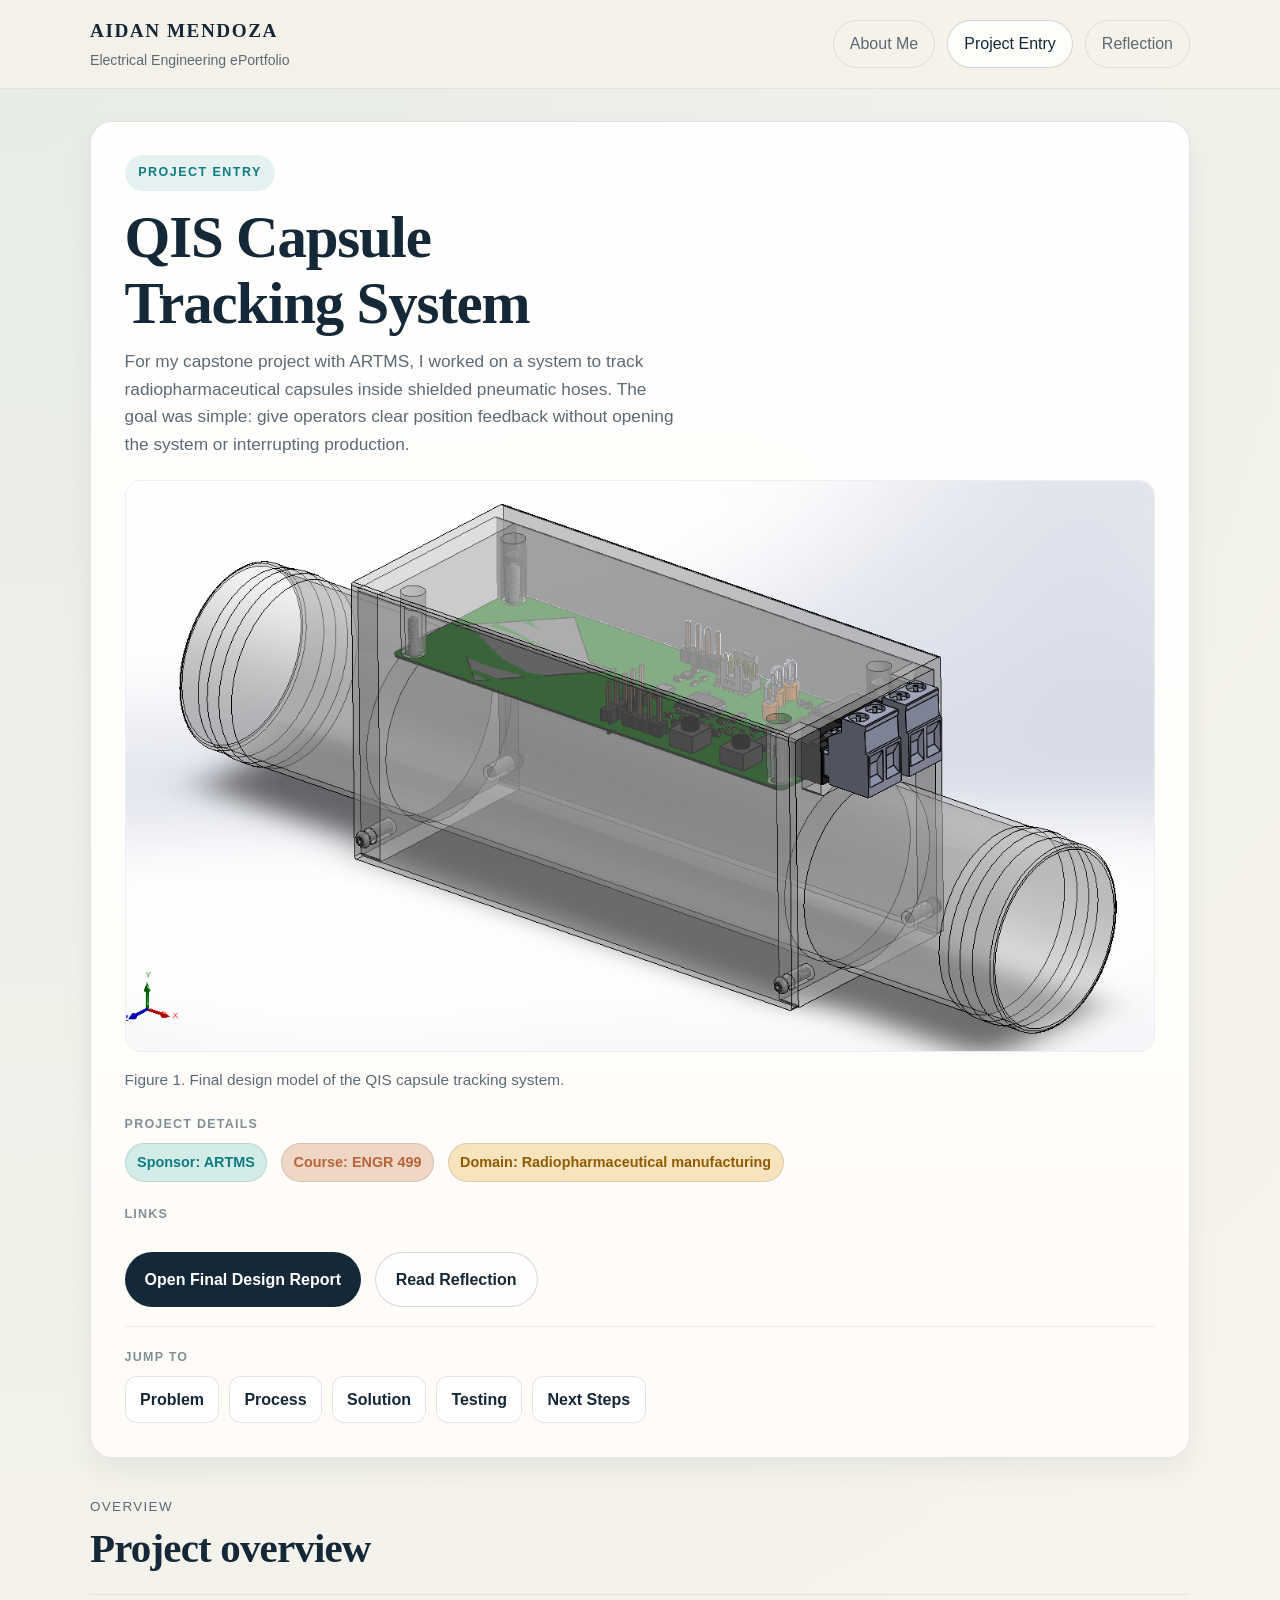
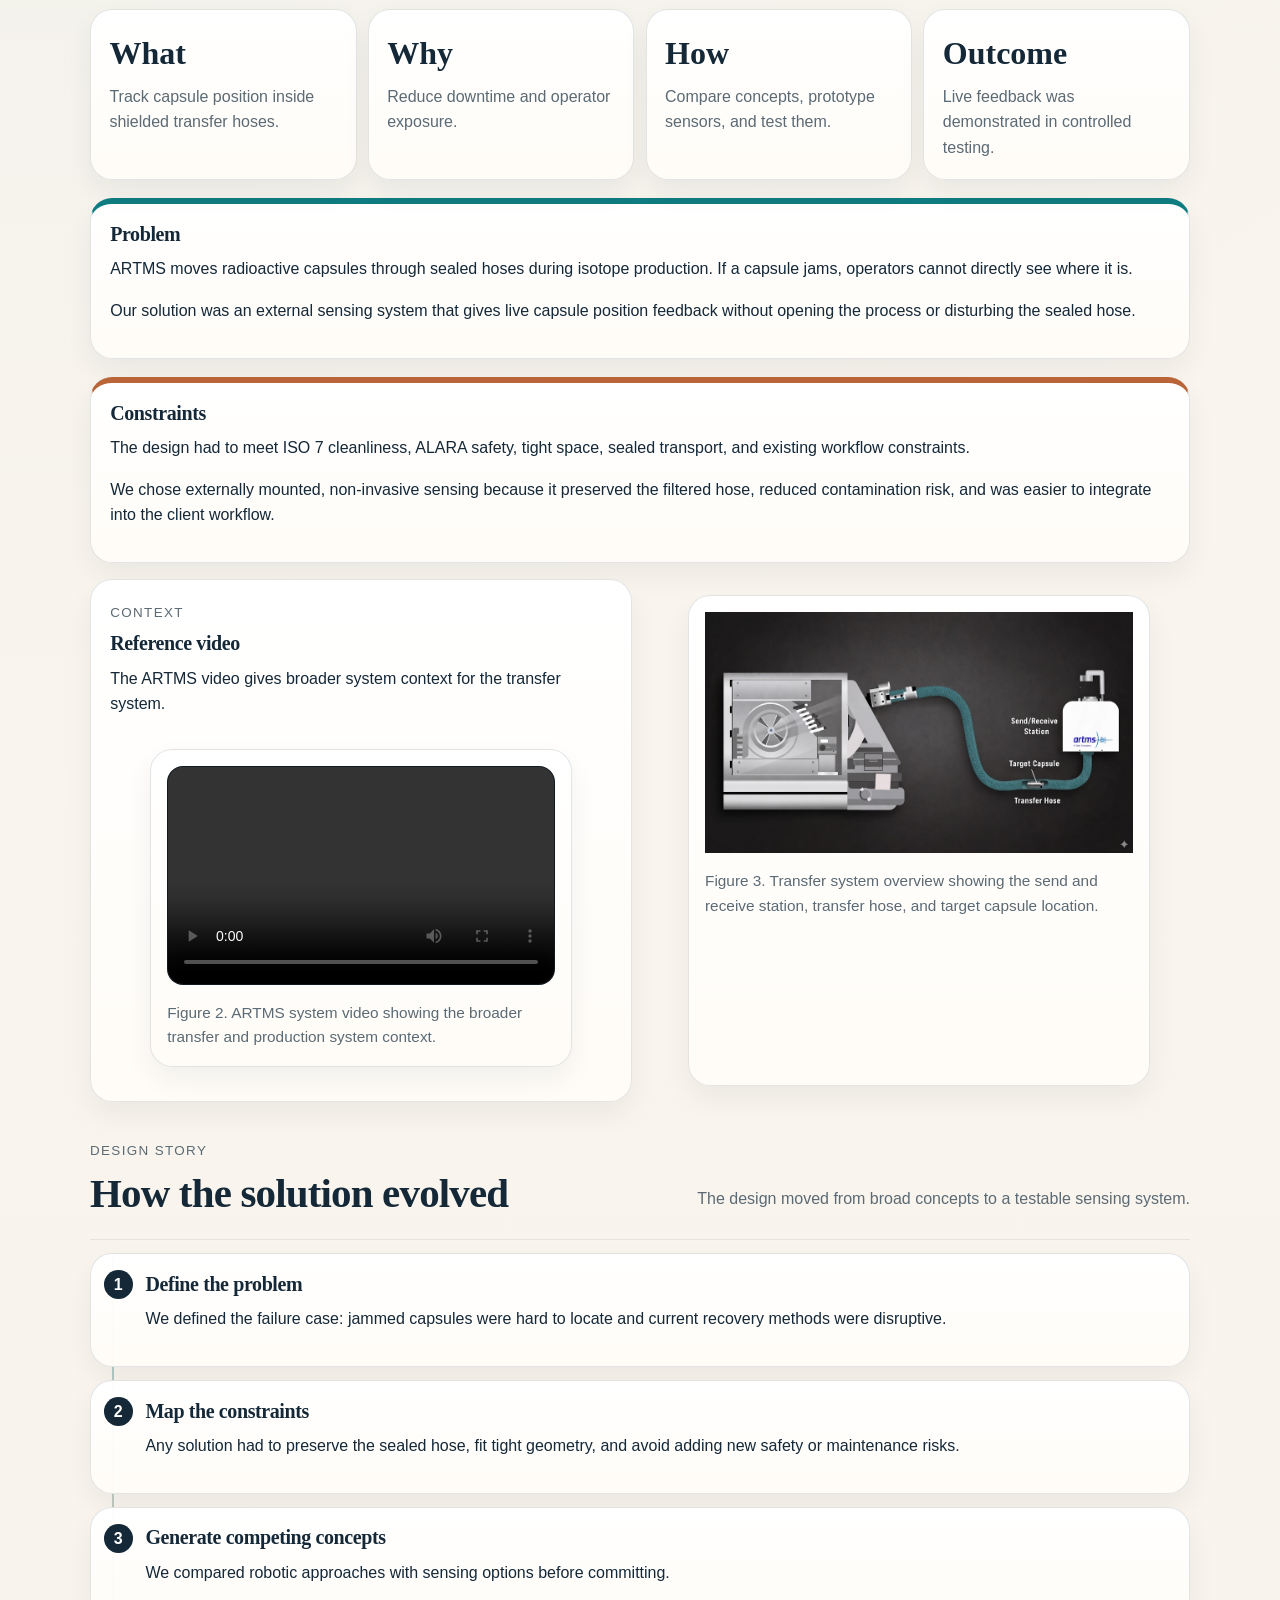
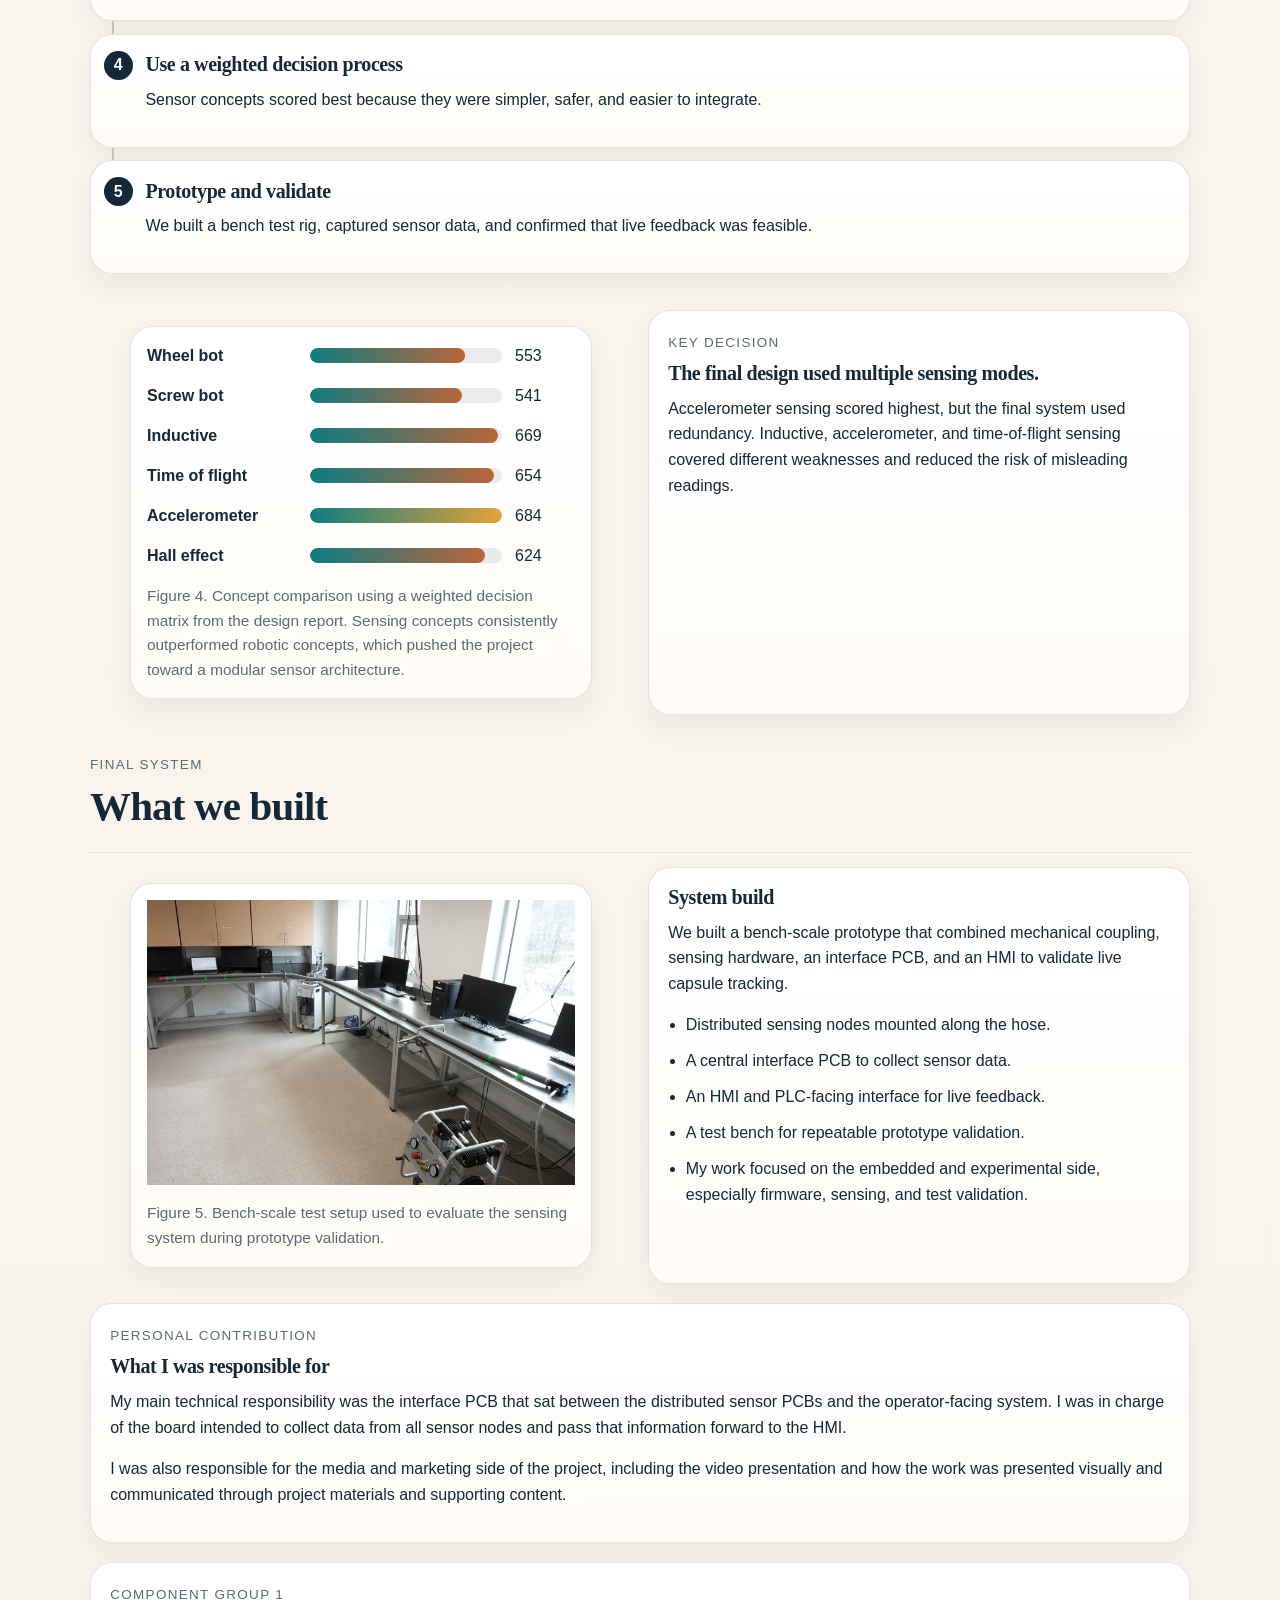
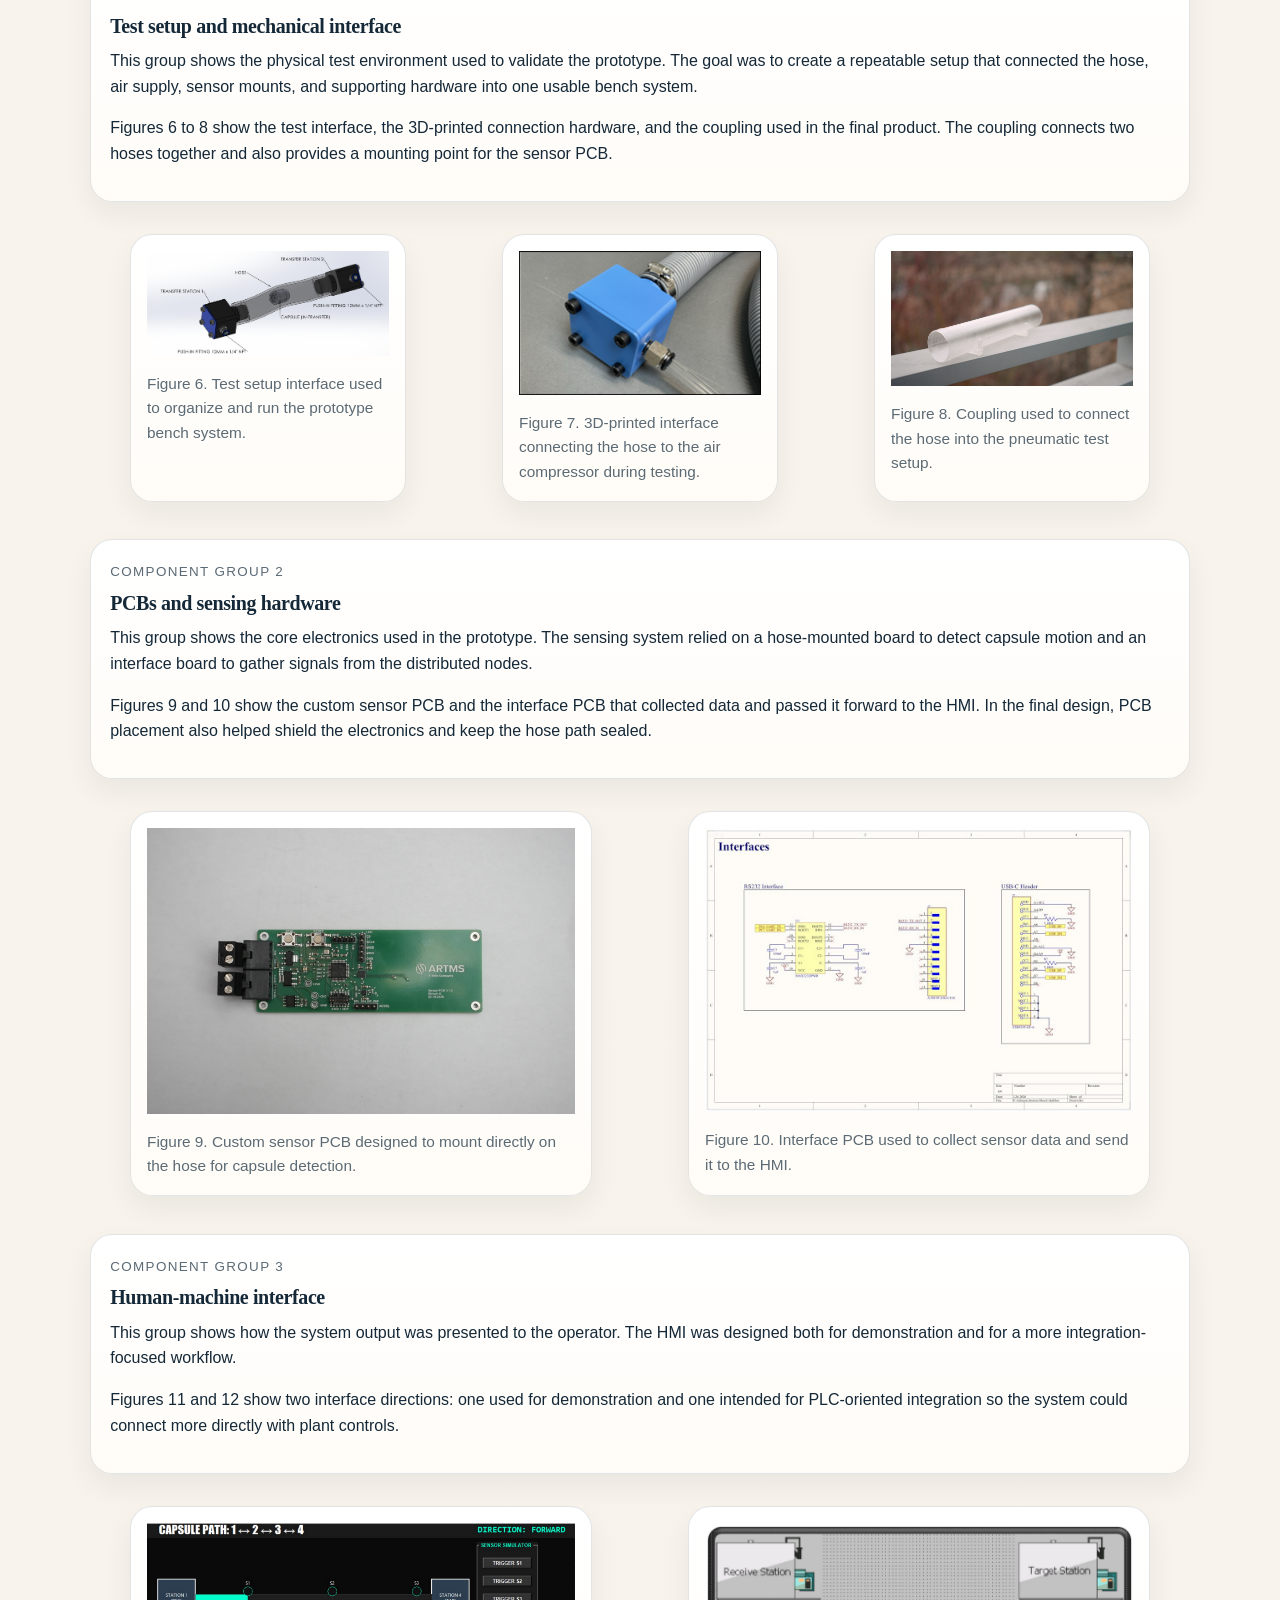
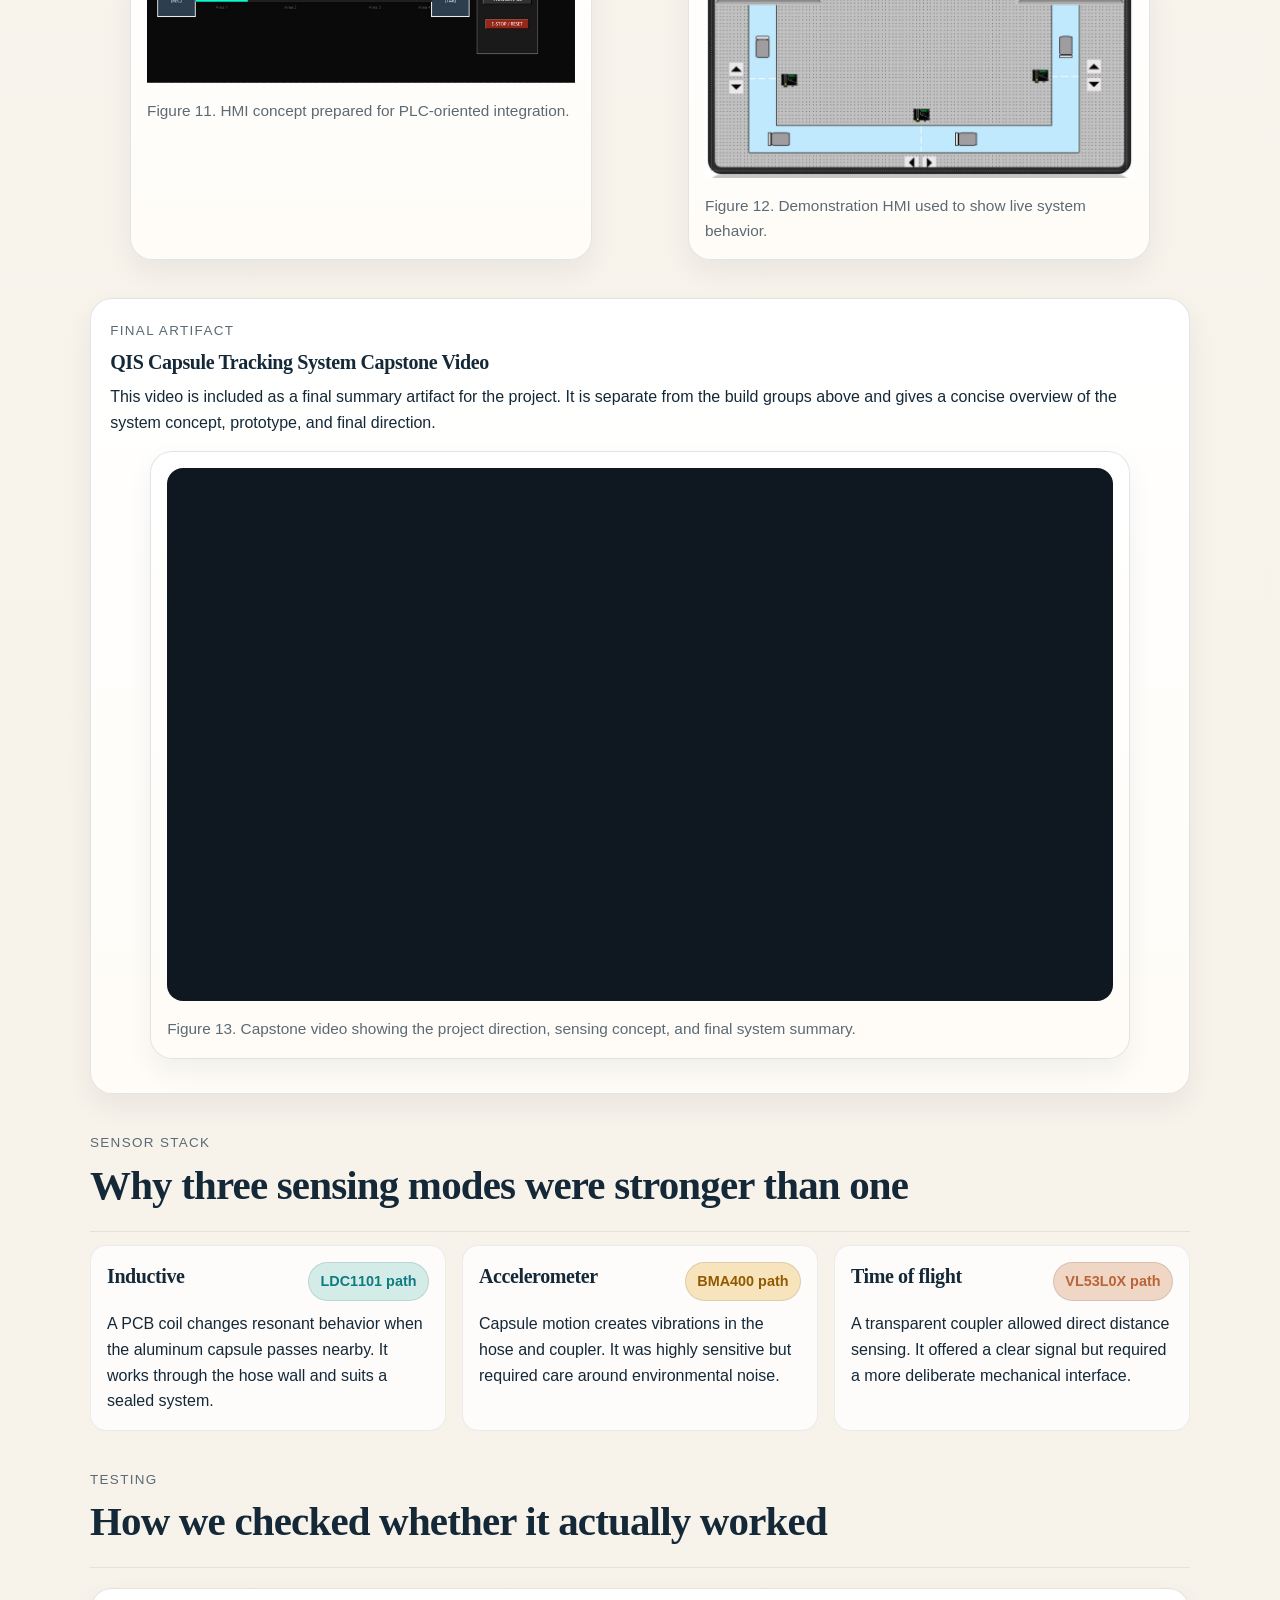
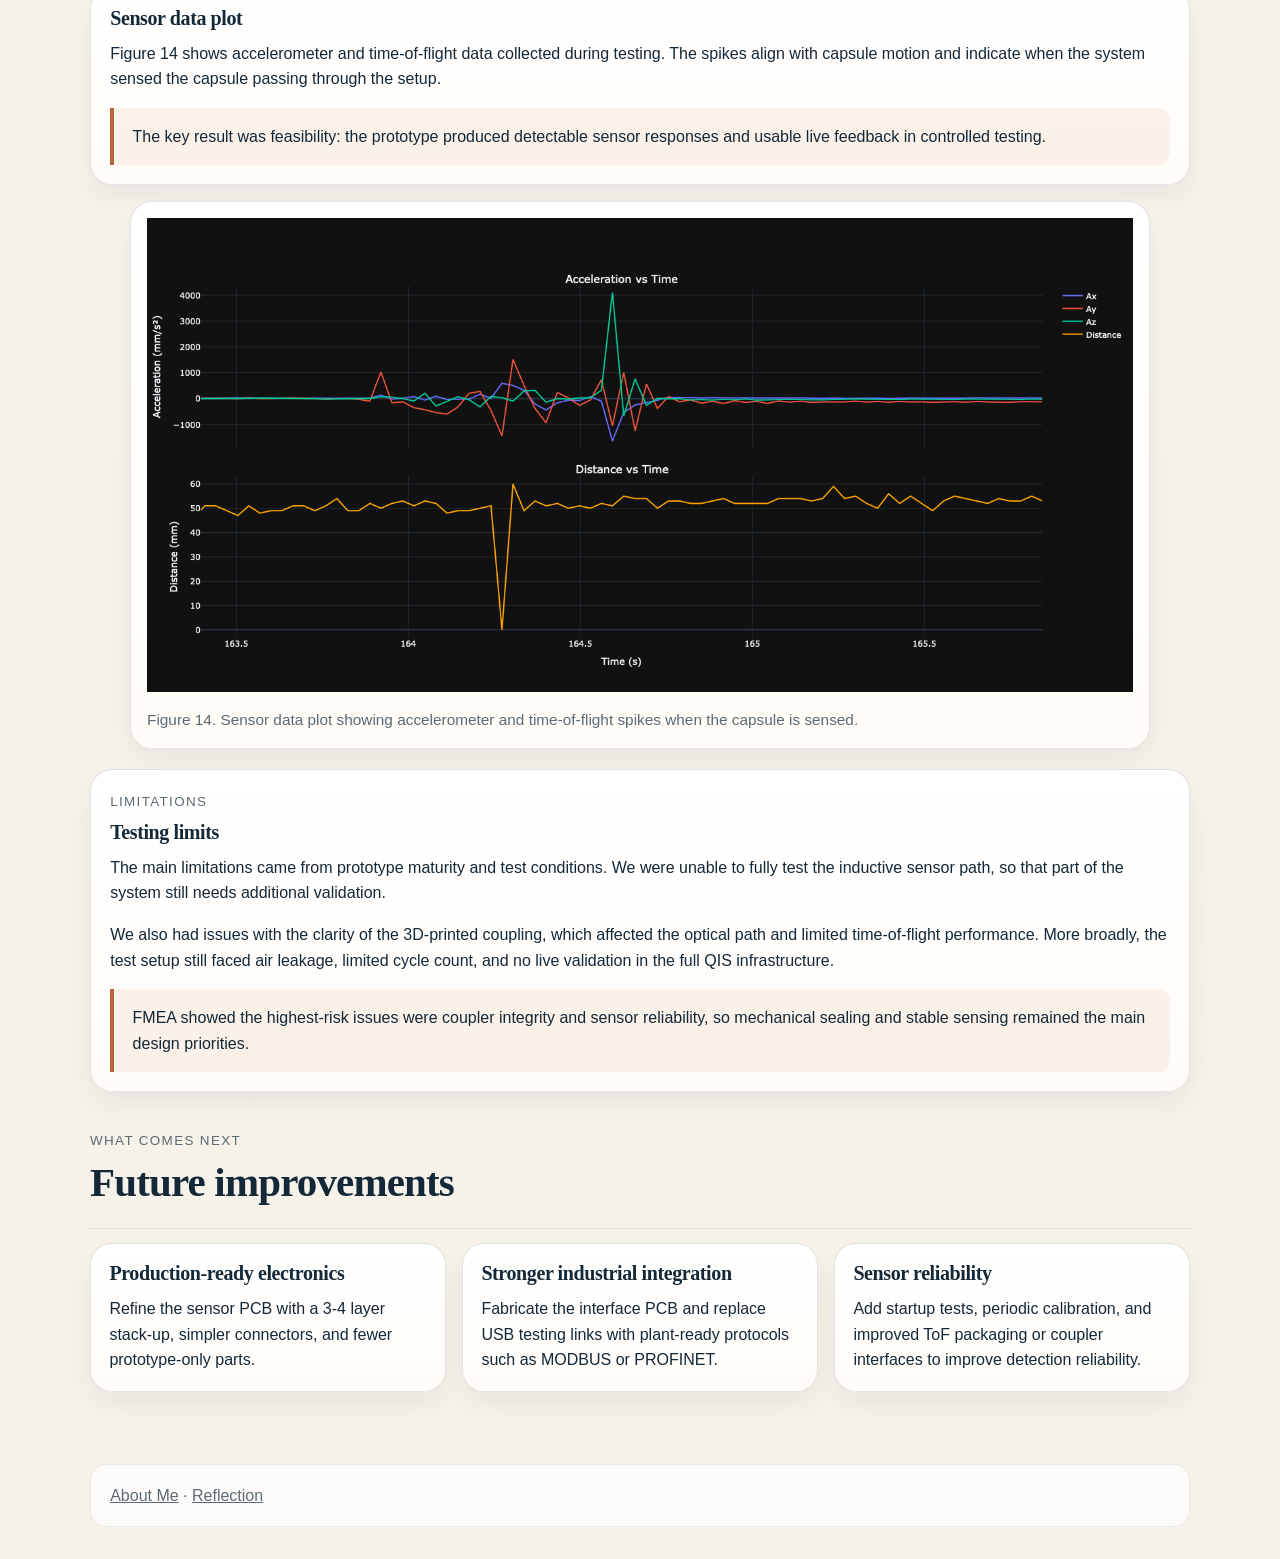
<file: project.html>
<!DOCTYPE html>
<html lang="en">
<head>
  <meta charset="UTF-8">
  <meta name="viewport" content="width=device-width, initial-scale=1.0">
  <title>Aidan Mendoza | Project Entry</title>
  <meta name="description" content="Capstone project entry for the ARTMS QIS Capsule Tracking System.">
  <link rel="stylesheet" href="styles.css">
</head>
<body>
  <header class="site-header">
    <div class="nav-shell">
      <a class="brand" href="index.html">
        <span class="brand-mark">Aidan Mendoza</span>
        <span class="brand-note">Electrical Engineering ePortfolio</span>
      </a>
      <nav class="nav-links" aria-label="Primary">
        <a href="index.html">About Me</a>
        <a href="project.html" aria-current="page">Project Entry</a>
        <a href="reflection.html">Reflection</a>
      </nav>
    </div>
  </header>

  <main class="page-shell">
    <section class="hero project-hero-full" id="top">
      <article class="hero-panel">
        <span class="kicker">Project Entry</span>
        <h1>QIS Capsule Tracking System</h1>
        <p class="lead">
          For my capstone project with ARTMS, I worked on a system to track radiopharmaceutical capsules inside shielded pneumatic hoses. The goal was simple: give operators clear position feedback without opening the system or interrupting production.
        </p>
        <figure class="hero-figure">
          <img src="finaldeisng.png" alt="Final 3D model of the QIS capsule tracking system with all major components.">
          <figcaption>Figure 1. Final design model of the QIS capsule tracking system.</figcaption>
        </figure>
        <div class="hero-group">
          <span class="hero-group-label">Project Details</span>
        <div class="tag-list">
          <span class="tag teal">Sponsor: ARTMS</span>
          <span class="tag copper">Course: ENGR 499</span>
          <span class="tag signal">Domain: Radiopharmaceutical manufacturing</span>
        </div>
        </div>
        <div class="hero-group">
          <span class="hero-group-label">Links</span>
        <div class="hero-actions">
          <a class="button" href="Final Design Report I32.pdf">Open Final Design Report</a>
          <a class="ghost-button" href="reflection.html">Read Reflection</a>
        </div>
        </div>
        <nav class="project-subnav" aria-label="Project sections">
          <span class="hero-group-label">Jump To</span>
        <div class="project-anchors">
          <a href="#problem">Problem</a>
          <a href="#process">Process</a>
          <a href="#solution">Solution</a>
          <a href="#testing">Testing</a>
          <a href="#next">Next Steps</a>
        </div>
        </nav>
      </article>
    </section>

    <section class="section" id="problem">
      <div class="section-heading">
        <div>
          <span class="eyebrow">Overview</span>
          <h2>Project overview</h2>
        </div>
      </div>

      <div class="project-vitals">
        <article class="stat-card">
          <strong>What</strong>
          <span>Track capsule position inside shielded transfer hoses.</span>
        </article>
        <article class="stat-card">
          <strong>Why</strong>
          <span>Reduce downtime and operator exposure.</span>
        </article>
        <article class="stat-card">
          <strong>How</strong>
          <span>Compare concepts, prototype sensors, and test them.</span>
        </article>
        <article class="stat-card">
          <strong>Outcome</strong>
          <span>Live feedback was demonstrated in controlled testing.</span>
        </article>
      </div>

      <article class="panel topline-teal overview-block">
        <h3>Problem</h3>
        <p>
          ARTMS moves radioactive capsules through sealed hoses during isotope production. If a capsule jams, operators cannot directly see where it is.
        </p>
        <p>
          Our solution was an external sensing system that gives live capsule position feedback without opening the process or disturbing the sealed hose.
        </p>
      </article>

      <article class="panel topline-copper overview-block">
        <h3>Constraints</h3>
        <p>
          The design had to meet ISO 7 cleanliness, ALARA safety, tight space, sealed transport, and existing workflow constraints.
        </p>
        <p>
          We chose externally mounted, non-invasive sensing because it preserved the filtered hose, reduced contamination risk, and was easier to integrate into the client workflow.
        </p>
      </article>

      <div class="media-grid project-overview-media">
        <article class="panel">
          <span class="eyebrow">Context</span>
          <h3>Reference video</h3>
          <p>
            The ARTMS video gives broader system context for the transfer system.
          </p>
          <div class="embedded-video-stack">
            <figure class="viz">
              <div class="video-shell">
                <video class="video-frame" controls preload="metadata">
                  <source src="https://artms.ca/wp-content/themes/artms-2021/videos/expand_your_reach_telix.mp4" type="video/mp4">
                  Your browser does not support embedded video.
                </video>
              </div>
              <figcaption>
                Figure 2. ARTMS system video showing the broader transfer and production system context.
              </figcaption>
            </figure>
          </div>
        </article>

        <figure class="viz">
          <img src="transferiamge.png" alt="ARTMS transfer hose system showing the send and receive station, transfer hose, and target capsule.">
          <figcaption>
            Figure 3. Transfer system overview showing the send and receive station, transfer hose, and target capsule location.
          </figcaption>
        </figure>
      </div>
    </section>

    <section class="section" id="process">
      <div class="section-heading">
        <div>
          <span class="eyebrow">Design Story</span>
          <h2>How the solution evolved</h2>
        </div>
        <p class="section-copy">
          The design moved from broad concepts to a testable sensing system.
        </p>
      </div>

      <div class="timeline">
        <article class="timeline-card" data-step="1">
          <h3>Define the problem</h3>
          <p>
            We defined the failure case: jammed capsules were hard to locate and current recovery methods were disruptive.
          </p>
        </article>
        <article class="timeline-card" data-step="2">
          <h3>Map the constraints</h3>
          <p>
            Any solution had to preserve the sealed hose, fit tight geometry, and avoid adding new safety or maintenance risks.
          </p>
        </article>
        <article class="timeline-card" data-step="3">
          <h3>Generate competing concepts</h3>
          <p>
            We compared robotic approaches with sensing options before committing.
          </p>
        </article>
        <article class="timeline-card" data-step="4">
          <h3>Use a weighted decision process</h3>
          <p>
            Sensor concepts scored best because they were simpler, safer, and easier to integrate.
          </p>
        </article>
        <article class="timeline-card" data-step="5">
          <h3>Prototype and validate</h3>
          <p>
            We built a bench test rig, captured sensor data, and confirmed that live feedback was feasible.
          </p>
        </article>
      </div>
    </section>

    <section class="section" id="solution">
      <div class="grid-2">
        <figure class="viz">
          <div class="comparison-chart">
            <div class="bar-row">
              <strong>Wheel bot</strong>
              <div class="bar-track"><div class="bar-fill" style="width: 80.8%;"></div></div>
              <span>553</span>
            </div>
            <div class="bar-row">
              <strong>Screw bot</strong>
              <div class="bar-track"><div class="bar-fill" style="width: 79.1%;"></div></div>
              <span>541</span>
            </div>
            <div class="bar-row">
              <strong>Inductive</strong>
              <div class="bar-track"><div class="bar-fill" style="width: 97.8%;"></div></div>
              <span>669</span>
            </div>
            <div class="bar-row">
              <strong>Time of flight</strong>
              <div class="bar-track"><div class="bar-fill" style="width: 95.6%;"></div></div>
              <span>654</span>
            </div>
            <div class="bar-row highlight">
              <strong>Accelerometer</strong>
              <div class="bar-track"><div class="bar-fill" style="width: 100%;"></div></div>
              <span>684</span>
            </div>
            <div class="bar-row">
              <strong>Hall effect</strong>
              <div class="bar-track"><div class="bar-fill" style="width: 91.2%;"></div></div>
              <span>624</span>
            </div>
          </div>
          <figcaption>
            Figure 4. Concept comparison using a weighted decision matrix from the design report. Sensing concepts consistently outperformed robotic concepts, which pushed the project toward a modular sensor architecture.
          </figcaption>
        </figure>

        <article class="panel">
          <span class="eyebrow">Key Decision</span>
          <h3>The final design used multiple sensing modes.</h3>
          <p>
            Accelerometer sensing scored highest, but the final system used redundancy. Inductive, accelerometer, and time-of-flight sensing covered different weaknesses and reduced the risk of misleading readings.
          </p>
        </article>
      </div>
    </section>

    <section class="section">
      <div class="section-heading">
        <div>
          <span class="eyebrow">Final System</span>
          <h2>What we built</h2>
        </div>
      </div>

      <div class="media-grid">
        <figure class="viz">
          <img src="DSC00459.JPG" alt="Bench-scale test setup for the QIS capsule tracking system.">
          <figcaption>
            Figure 5. Bench-scale test setup used to evaluate the sensing system during prototype validation.
          </figcaption>
        </figure>

        <article class="panel">
          <h3>System build</h3>
          <p>
            We built a bench-scale prototype that combined mechanical coupling, sensing hardware, an interface PCB, and an HMI to validate live capsule tracking.
          </p>
          <ul class="bullet-list">
            <li>Distributed sensing nodes mounted along the hose.</li>
            <li>A central interface PCB to collect sensor data.</li>
            <li>An HMI and PLC-facing interface for live feedback.</li>
            <li>A test bench for repeatable prototype validation.</li>
            <li>My work focused on the embedded and experimental side, especially firmware, sensing, and test validation.</li>
          </ul>
        </article>
      </div>

      <article class="panel build-group-copy">
        <span class="eyebrow">Personal Contribution</span>
        <h3>What I was responsible for</h3>
        <p>
          My main technical responsibility was the interface PCB that sat between the distributed sensor PCBs and the operator-facing system. I was in charge of the board intended to collect data from all sensor nodes and pass that information forward to the HMI.
        </p>
        <p>
          I was also responsible for the media and marketing side of the project, including the video presentation and how the work was presented visually and communicated through project materials and supporting content.
        </p>
      </article>

      <article class="panel build-group-copy">
        <span class="eyebrow">Component Group 1</span>
        <h3>Test setup and mechanical interface</h3>
        <p>
          This group shows the physical test environment used to validate the prototype. The goal was to create a repeatable setup that connected the hose, air supply, sensor mounts, and supporting hardware into one usable bench system.
        </p>
        <p>
          Figures 6 to 8 show the test interface, the 3D-printed connection hardware, and the coupling used in the final product. The coupling connects two hoses together and also provides a mounting point for the sensor PCB.
        </p>
      </article>

      <div class="grid-3 build-gallery">
        <figure class="viz">
          <img src="testsetup.png" alt="Test bench setup interface for the QIS capsule tracking prototype.">
          <figcaption>
            Figure 6. Test setup interface used to organize and run the prototype bench system.
          </figcaption>
        </figure>
        <figure class="viz">
          <img src="Picture3.png" alt="3D-printed interface connecting the hose to the air compressor.">
          <figcaption>
            Figure 7. 3D-printed interface connecting the hose to the air compressor during testing.
          </figcaption>
        </figure>
        <figure class="viz">
          <img src="coupling.png" alt="Coupling component used in the QIS capsule tracking system test setup.">
          <figcaption>
            Figure 8. Coupling used to connect the hose into the pneumatic test setup.
          </figcaption>
        </figure>
      </div>

      <article class="panel build-group-copy">
        <span class="eyebrow">Component Group 2</span>
        <h3>PCBs and sensing hardware</h3>
        <p>
          This group shows the core electronics used in the prototype. The sensing system relied on a hose-mounted board to detect capsule motion and an interface board to gather signals from the distributed nodes.
        </p>
        <p>
          Figures 9 and 10 show the custom sensor PCB and the interface PCB that collected data and passed it forward to the HMI. In the final design, PCB placement also helped shield the electronics and keep the hose path sealed.
        </p>
      </article>

      <div class="grid-2 build-gallery">
        <figure class="viz">
          <img src="DSC00461.JPG" alt="Custom sensor PCB designed to be mounted on the hose.">
          <figcaption>
            Figure 9. Custom sensor PCB designed to mount directly on the hose for capsule detection.
          </figcaption>
        </figure>
        <figure class="viz">
          <img src="interfacepcb.jpg" alt="Interface PCB that collects data from the sensor PCBs and sends it to the HMI.">
          <figcaption>
            Figure 10. Interface PCB used to collect sensor data and send it to the HMI.
          </figcaption>
        </figure>
      </div>

      <article class="panel build-group-copy">
        <span class="eyebrow">Component Group 3</span>
        <h3>Human-machine interface</h3>
        <p>
          This group shows how the system output was presented to the operator. The HMI was designed both for demonstration and for a more integration-focused workflow.
        </p>
        <p>
          Figures 11 and 12 show two interface directions: one used for demonstration and one intended for PLC-oriented integration so the system could connect more directly with plant controls.
        </p>
      </article>

      <div class="grid-2 build-gallery">
        <figure class="viz">
          <img src="hmi2.PNG" alt="HMI screen prepared for PLC integration.">
          <figcaption>
            Figure 11. HMI concept prepared for PLC-oriented integration.
          </figcaption>
        </figure>
        <figure class="viz">
          <img src="hmi1.PNG" alt="HMI screen used for demonstration of the capsule tracking system.">
          <figcaption>
            Figure 12. Demonstration HMI used to show live system behavior.
          </figcaption>
        </figure>
      </div>

      <article class="panel build-group-copy build-video-block">
        <span class="eyebrow">Final Artifact</span>
        <h3>QIS Capsule Tracking System Capstone Video</h3>
        <p>
          This video is included as a final summary artifact for the project. It is separate from the build groups above and gives a concise overview of the system concept, prototype, and final direction.
        </p>
        <figure class="viz">
          <div class="video-shell">
            <iframe
              class="video-frame"
              src="https://www.youtube.com/embed/qni2ZHnxNtM"
              title="ARTMS QIS Capsule Tracking System capstone video"
              allow="accelerometer; autoplay; clipboard-write; encrypted-media; gyroscope; picture-in-picture; web-share"
              referrerpolicy="strict-origin-when-cross-origin"
              allowfullscreen
            ></iframe>
          </div>
          <figcaption>
            Figure 13. Capstone video showing the project direction, sensing concept, and final system summary.
          </figcaption>
        </figure>
      </article>
    </section>

    <section class="section" id="next">
      <div class="section-heading">
        <div>
          <span class="eyebrow">Sensor Stack</span>
          <h2>Why three sensing modes were stronger than one</h2>
        </div>
      </div>

      <div class="sensor-strip">
        <article class="sensor-card">
          <header>
            <h3>Inductive</h3>
            <span class="tag teal">LDC1101 path</span>
          </header>
          <p>
            A PCB coil changes resonant behavior when the aluminum capsule passes nearby. It works through the hose wall and suits a sealed system.
          </p>
        </article>
        <article class="sensor-card">
          <header>
            <h3>Accelerometer</h3>
            <span class="tag signal">BMA400 path</span>
          </header>
          <p>
            Capsule motion creates vibrations in the hose and coupler. It was highly sensitive but required care around environmental noise.
          </p>
        </article>
        <article class="sensor-card">
          <header>
            <h3>Time of flight</h3>
            <span class="tag copper">VL53L0X path</span>
          </header>
          <p>
            A transparent coupler allowed direct distance sensing. It offered a clear signal but required a more deliberate mechanical interface.
          </p>
        </article>
      </div>
    </section>

    <section class="section" id="testing">
      <div class="section-heading">
        <div>
          <span class="eyebrow">Testing</span>
          <h2>How we checked whether it actually worked</h2>
        </div>
      </div>

      <article class="panel build-group-copy">
          <h3>Sensor data plot</h3>
          <p>
            Figure 14 shows accelerometer and time-of-flight data collected during testing. The spikes align with capsule motion and indicate when the system sensed the capsule passing through the setup.
          </p>
          <div class="callout">
            The key result was feasibility: the prototype produced detectable sensor responses and usable live feedback in controlled testing.
          </div>
      </article>

      <figure class="viz testing-plot">
          <img src="newplot-2.png" alt="Accelerometer and time-of-flight sensor data where spikes indicate sensing of the capsule.">
          <figcaption>
            Figure 14. Sensor data plot showing accelerometer and time-of-flight spikes when the capsule is sensed.
          </figcaption>
      </figure>

      <article class="panel build-group-copy">
        <span class="eyebrow">Limitations</span>
        <h3>Testing limits</h3>
        <p>
          The main limitations came from prototype maturity and test conditions. We were unable to fully test the inductive sensor path, so that part of the system still needs additional validation.
        </p>
        <p>
          We also had issues with the clarity of the 3D-printed coupling, which affected the optical path and limited time-of-flight performance. More broadly, the test setup still faced air leakage, limited cycle count, and no live validation in the full QIS infrastructure.
        </p>
        <div class="callout">
          FMEA showed the highest-risk issues were coupler integrity and sensor reliability, so mechanical sealing and stable sensing remained the main design priorities.
        </div>
      </article>
    </section>

    <section class="section">
      <div class="section-heading">
        <div>
          <span class="eyebrow">What Comes Next</span>
          <h2>Future improvements</h2>
        </div>
      </div>

      <div class="grid-3">
        <article class="project-card">
          <h3>Production-ready electronics</h3>
          <p>Refine the sensor PCB with a 3-4 layer stack-up, simpler connectors, and fewer prototype-only parts.</p>
        </article>
        <article class="project-card">
          <h3>Stronger industrial integration</h3>
          <p>Fabricate the interface PCB and replace USB testing links with plant-ready protocols such as MODBUS or PROFINET.</p>
        </article>
        <article class="project-card">
          <h3>Sensor reliability</h3>
          <p>Add startup tests, periodic calibration, and improved ToF packaging or coupler interfaces to improve detection reliability.</p>
        </article>
      </div>
    </section>
  </main>

  <footer class="footer-shell">
    <div class="footer-card">
      <span><a href="index.html">About Me</a> · <a href="reflection.html">Reflection</a></span>
    </div>
  </footer>
</body>
</html>
</file>
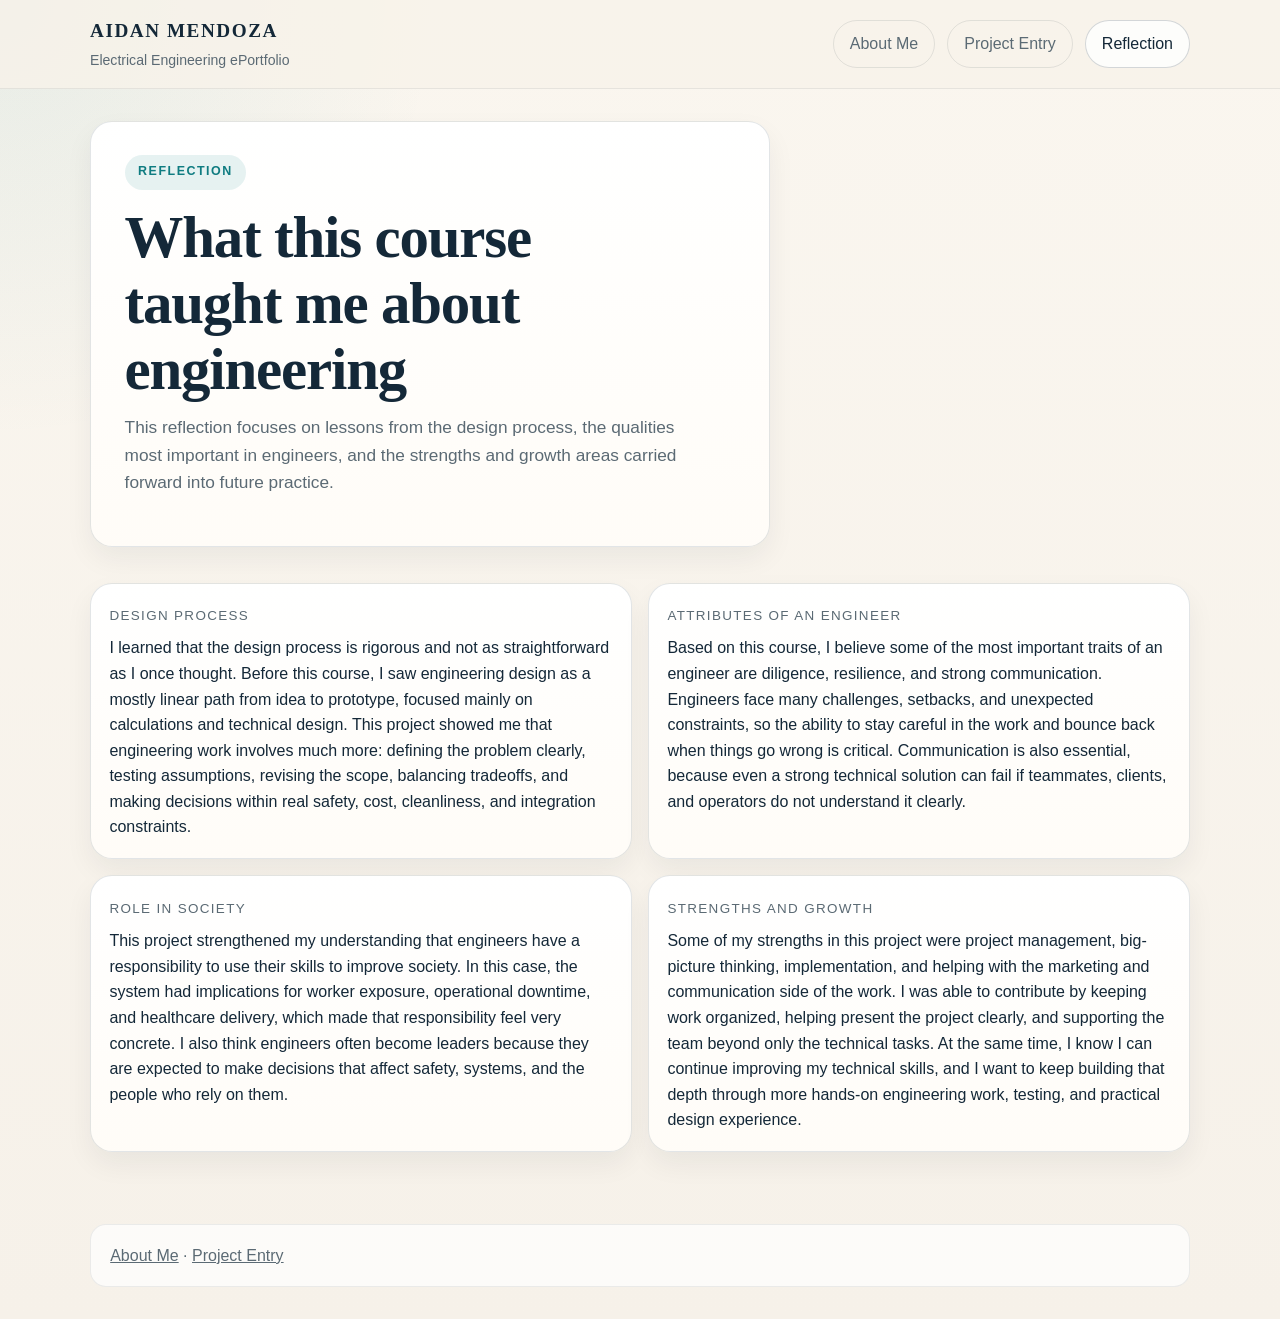
<file: reflection.html>
<!DOCTYPE html>
<html lang="en">
<head>
  <meta charset="UTF-8">
  <meta name="viewport" content="width=device-width, initial-scale=1.0">
  <title>Aidan Mendoza | Reflection</title>
  <meta name="description" content="Reflection on learning, growth, and professional engineering practice.">
  <link rel="stylesheet" href="styles.css">
</head>
<body>
  <header class="site-header">
    <div class="nav-shell">
      <a class="brand" href="index.html">
        <span class="brand-mark">Aidan Mendoza</span>
        <span class="brand-note">Electrical Engineering ePortfolio</span>
      </a>
      <nav class="nav-links" aria-label="Primary">
        <a href="index.html">About Me</a>
        <a href="project.html">Project Entry</a>
        <a href="reflection.html" aria-current="page">Reflection</a>
      </nav>
    </div>
  </header>

  <main class="page-shell">
    <section class="hero">
      <article class="hero-panel">
        <span class="kicker">Reflection</span>
        <h1>What this course taught me about engineering</h1>
        <p class="lead">
          This reflection focuses on lessons from the design process, the qualities most important in engineers, and the strengths and growth areas carried forward into future practice.
        </p>
      </article>

    </section>

    <section class="section">
      <div class="reflection-grid">
        <article class="reflection-card">
          <span class="eyebrow">Design Process</span>
          <p>
            I learned that the design process is rigorous and not as straightforward as I once thought. Before this course, I saw engineering design as a mostly linear path from idea to prototype, focused mainly on calculations and technical design. This project showed me that engineering work involves much more: defining the problem clearly, testing assumptions, revising the scope, balancing tradeoffs, and making decisions within real safety, cost, cleanliness, and integration constraints.
          </p>
        </article>

        <article class="reflection-card">
          <span class="eyebrow">Attributes of an Engineer</span>
          <p>
            Based on this course, I believe some of the most important traits of an engineer are diligence, resilience, and strong communication. Engineers face many challenges, setbacks, and unexpected constraints, so the ability to stay careful in the work and bounce back when things go wrong is critical. Communication is also essential, because even a strong technical solution can fail if teammates, clients, and operators do not understand it clearly.
          </p>
        </article>

        <article class="reflection-card">
          <span class="eyebrow">Role in Society</span>
          <p>
            This project strengthened my understanding that engineers have a responsibility to use their skills to improve society. In this case, the system had implications for worker exposure, operational downtime, and healthcare delivery, which made that responsibility feel very concrete. I also think engineers often become leaders because they are expected to make decisions that affect safety, systems, and the people who rely on them.
          </p>
        </article>

        <article class="reflection-card">
          <span class="eyebrow">Strengths and Growth</span>
          <p>
            Some of my strengths in this project were project management, big-picture thinking, implementation, and helping with the marketing and communication side of the work. I was able to contribute by keeping work organized, helping present the project clearly, and supporting the team beyond only the technical tasks. At the same time, I know I can continue improving my technical skills, and I want to keep building that depth through more hands-on engineering work, testing, and practical design experience.
          </p>
        </article>
      </div>
    </section>
  </main>

  <footer class="footer-shell">
    <div class="footer-card">
      <span><a href="index.html">About Me</a> · <a href="project.html">Project Entry</a></span>
    </div>
  </footer>
</body>
</html>
</file>
<file: styles.css>
:root {
  --bg: #f6f1e9;
  --paper: #fffdf9;
  --paper-strong: #ffffff;
  --ink: #142838;
  --muted: #5b6a74;
  --steel: #7f8f98;
  --line: rgba(20, 40, 56, 0.12);
  --line-strong: rgba(20, 40, 56, 0.22);
  --teal: #0f7c81;
  --teal-soft: #d4ece8;
  --copper: #b96539;
  --copper-soft: #f0d6c5;
  --signal: #e2a339;
  --signal-soft: #f7e4bd;
  --success: #4d7d63;
  --success-soft: #dceadf;
  --shadow: 0 12px 28px rgba(20, 40, 56, 0.06);
  --radius-lg: 22px;
  --radius-md: 16px;
  --radius-sm: 12px;
  --max: 1100px;
}

* {
  box-sizing: border-box;
}

html {
  scroll-behavior: smooth;
}

body {
  margin: 0;
  color: var(--ink);
  background:
    radial-gradient(circle at top left, rgba(15, 124, 129, 0.08), transparent 24%),
    linear-gradient(180deg, #faf6ef 0%, var(--bg) 100%);
  font-family: "Trebuchet MS", "Gill Sans", "Segoe UI", sans-serif;
  line-height: 1.6;
  animation: pageFade 520ms ease-out both;
}

a {
  color: inherit;
}

img,
svg {
  max-width: 100%;
  display: block;
}

.site-header {
  position: sticky;
  top: 0;
  z-index: 10;
  backdrop-filter: blur(12px);
  background: rgba(248, 243, 234, 0.78);
  border-bottom: 1px solid rgba(20, 40, 56, 0.08);
}

.nav-shell,
.page-shell,
.footer-shell {
  width: min(var(--max), calc(100% - 2rem));
  margin: 0 auto;
}

.nav-shell {
  display: flex;
  align-items: center;
  justify-content: space-between;
  gap: 1.5rem;
  padding: 1rem 0;
}

.brand {
  display: flex;
  flex-direction: column;
  gap: 0.15rem;
  text-decoration: none;
}

.brand-mark {
  font-family: Georgia, "Times New Roman", serif;
  font-size: 1.2rem;
  font-weight: 700;
  letter-spacing: 0.08em;
  text-transform: uppercase;
}

.brand-note {
  color: var(--muted);
  font-size: 0.88rem;
}

.nav-links {
  display: flex;
  flex-wrap: wrap;
  gap: 0.75rem;
}

.nav-links a {
  text-decoration: none;
  padding: 0.62rem 1rem;
  border-radius: 999px;
  border: 1px solid rgba(20, 40, 56, 0.1);
  color: var(--muted);
  transition: 180ms ease;
}

.nav-links a:hover,
.nav-links a[aria-current="page"] {
  color: var(--ink);
  background: rgba(255, 255, 255, 0.78);
  border-color: rgba(20, 40, 56, 0.18);
}

.page-shell {
  padding: 2rem 0 4.5rem;
}

.hero {
  display: grid;
  grid-template-columns: minmax(0, 1.35fr) minmax(280px, 0.8fr);
  gap: 1.1rem;
  align-items: stretch;
  margin-bottom: 1.2rem;
}

.project-hero {
  grid-template-columns: minmax(0, 1.15fr) minmax(360px, 1fr);
}

.project-hero-full {
  grid-template-columns: 1fr;
}

.hero-panel,
.panel,
.stat-card,
.timeline-card,
.project-card,
.quote-card,
.reflection-card,
.contact-card,
.metric-band,
.viz,
.skill-card,
.aside-card,
.resume-card {
  background: linear-gradient(180deg, rgba(255, 255, 255, 0.96), rgba(255, 252, 247, 0.96));
  border: 1px solid var(--line);
  border-radius: var(--radius-lg);
  box-shadow: var(--shadow);
  transition:
    transform 220ms ease,
    box-shadow 220ms ease,
    border-color 220ms ease;
}

.hero-panel {
  padding: 2.1rem;
  position: relative;
  overflow: hidden;
}

.hero-panel > * {
  animation: riseIn 560ms ease-out both;
}

.hero-panel > *:nth-child(1) { animation-delay: 40ms; }
.hero-panel > *:nth-child(2) { animation-delay: 90ms; }
.hero-panel > *:nth-child(3) { animation-delay: 140ms; }
.hero-panel > *:nth-child(4) { animation-delay: 190ms; }
.hero-panel > *:nth-child(5) { animation-delay: 240ms; }
.hero-panel > *:nth-child(6) { animation-delay: 290ms; }
.hero-panel > *:nth-child(7) { animation-delay: 340ms; }

.hero-figure {
  margin: 1.35rem 0 0;
}

.hero-figure img {
  width: 100%;
  border-radius: var(--radius-md);
  border: 1px solid rgba(20, 40, 56, 0.08);
  background: white;
  transition: transform 260ms ease, box-shadow 260ms ease;
}

.hero-panel::after {
  content: "";
  position: absolute;
  inset: auto -10% -42% auto;
  width: 180px;
  height: 180px;
  border-radius: 50%;
  background: radial-gradient(circle, rgba(15, 124, 129, 0.1), transparent 68%);
}

.kicker {
  display: inline-flex;
  align-items: center;
  gap: 0.55rem;
  padding: 0.48rem 0.85rem;
  border-radius: 999px;
  background: rgba(15, 124, 129, 0.1);
  color: var(--teal);
  text-transform: uppercase;
  letter-spacing: 0.12em;
  font-size: 0.78rem;
  font-weight: 700;
}

h1,
h2,
h3,
h4 {
  font-family: Georgia, "Times New Roman", serif;
  line-height: 1.12;
  letter-spacing: -0.02em;
  margin: 0 0 0.7rem;
}

h1 {
  font-size: clamp(2.35rem, 4.6vw, 4.2rem);
  margin-top: 0.9rem;
  max-width: 16ch;
}

.hero-panel h1 {
  max-width: 18ch;
}

h2 {
  font-size: clamp(1.8rem, 3.2vw, 2.6rem);
}

h3 {
  font-size: 1.25rem;
}

p {
  margin: 0 0 1rem;
}

.lead {
  font-size: 1.08rem;
  color: var(--muted);
  max-width: 58ch;
}

.hero-actions,
.tag-list,
.link-list,
.micro-stats {
  display: flex;
  flex-wrap: wrap;
  gap: 0.85rem;
}

.hero-actions {
  margin-top: 1.15rem;
}

.hero-group {
  margin-top: 1.15rem;
}

.hero-group-label {
  display: inline-block;
  margin-bottom: 0.5rem;
  color: var(--steel);
  font-size: 0.78rem;
  font-weight: 700;
  letter-spacing: 0.1em;
  text-transform: uppercase;
}

.button,
.ghost-button {
  text-decoration: none;
  display: inline-flex;
  align-items: center;
  justify-content: center;
  gap: 0.5rem;
  border-radius: 999px;
  padding: 0.88rem 1.25rem;
  font-weight: 700;
  transition:
    transform 180ms ease,
    box-shadow 180ms ease,
    background-color 180ms ease,
    border-color 180ms ease,
    color 180ms ease;
}

.button {
  background: var(--ink);
  color: white;
}

.button:hover {
  transform: translateY(-2px);
  box-shadow: 0 18px 36px rgba(20, 40, 56, 0.18);
}

.ghost-button {
  color: var(--ink);
  border: 1px solid rgba(20, 40, 56, 0.18);
  background: rgba(255, 255, 255, 0.75);
}

.ghost-button:hover {
  transform: translateY(-2px);
  border-color: rgba(15, 124, 129, 0.25);
  background: rgba(255, 255, 255, 0.96);
  box-shadow: 0 12px 26px rgba(20, 40, 56, 0.1);
}

.hero-side {
  display: grid;
  gap: 1rem;
}

.monogram-card,
.portrait-card {
  padding: 1.6rem;
  min-height: 100%;
  position: relative;
  overflow: hidden;
}

.portrait-card {
  display: grid;
  place-items: center;
  padding: 0;
  background: transparent;
  border: 0;
  box-shadow: none;
}

.portrait-image {
  width: 100%;
  aspect-ratio: 4 / 5;
  object-fit: cover;
  object-position: center 28%;
  border-radius: 28px;
  box-shadow: 0 16px 36px rgba(20, 40, 56, 0.16);
  transition: transform 280ms ease, box-shadow 280ms ease;
}

.tag {
  padding: 0.42rem 0.72rem;
  border-radius: 999px;
  border: 1px solid rgba(20, 40, 56, 0.12);
  background: rgba(244, 239, 231, 0.95);
  color: var(--ink);
  font-size: 0.9rem;
  font-weight: 600;
}

.tag.teal {
  background: var(--teal-soft);
  color: var(--teal);
}

.tag.copper {
  background: var(--copper-soft);
  color: var(--copper);
}

.tag.signal {
  background: var(--signal-soft);
  color: #925a00;
}

.grid-3,
.grid-2,
.card-grid,
.skill-grid,
.reflection-grid,
.media-grid {
  display: grid;
  gap: 1rem;
}

.grid-3,
.card-grid,
.skill-grid {
  grid-template-columns: repeat(3, minmax(0, 1fr));
}

.grid-2,
.reflection-grid,
.media-grid {
  grid-template-columns: repeat(2, minmax(0, 1fr));
}

.section {
  margin-top: 2.2rem;
}

.section-heading {
  display: flex;
  align-items: end;
  justify-content: space-between;
  gap: 1rem;
  margin-bottom: 0.85rem;
  padding-bottom: 0.7rem;
  border-bottom: 1px solid rgba(20, 40, 56, 0.08);
}

.section-copy {
  max-width: 60ch;
  color: var(--muted);
}

.overview-block {
  margin-top: 1.15rem;
}

.build-group-copy {
  margin-top: 1.2rem;
  margin-bottom: 1rem;
}

.build-gallery {
  margin-bottom: 1.35rem;
}

.testing-plot {
  margin-bottom: 1rem;
}

.personal-photo-grid {
  display: grid;
  grid-template-columns: repeat(3, minmax(0, 1fr));
  gap: 1rem;
}

.personal-photo {
  max-width: none;
}

.stat-card,
.skill-card,
.timeline-card,
.project-card,
.reflection-card,
.aside-card,
.contact-card,
.resume-card {
  padding: 1.15rem;
}

.resume-card {
  display: grid;
  gap: 1rem;
}

.resume-actions {
  display: flex;
  flex-wrap: wrap;
  gap: 0.85rem;
  justify-content: flex-start;
}

.project-link-row {
  display: grid;
  gap: 0.45rem;
  justify-items: flex-start;
}

.project-link-row .small {
  margin: 0;
}

.video-shell {
  border-radius: var(--radius-md);
  overflow: hidden;
  border: 1px solid rgba(20, 40, 56, 0.1);
  background: #0f1720;
  transition: transform 220ms ease, box-shadow 220ms ease, border-color 220ms ease;
}

.project-overview-media {
  margin-top: 1rem;
}

.embedded-video-stack {
  display: grid;
  gap: 1rem;
}

.video-frame {
  width: 100%;
  aspect-ratio: 16 / 9;
  border: 0;
  display: block;
}

.resume-frame {
  width: 100%;
  min-height: 980px;
  border: 1px solid rgba(20, 40, 56, 0.1);
  border-radius: var(--radius-md);
  background: white;
}

.resume-fallback {
  margin: 0;
  padding: 1rem;
}

.stat-card strong,
.metric strong {
  display: block;
  font-size: 2rem;
  font-family: Georgia, "Times New Roman", serif;
  margin-bottom: 0.25rem;
}

.stat-card span,
.metric span {
  color: var(--muted);
}

.split-panel {
  display: grid;
  grid-template-columns: repeat(2, minmax(0, 1fr));
  gap: 0.9rem;
}

.panel {
  padding: 1.15rem 1.2rem;
}

.panel.topline-teal {
  border-top: 6px solid var(--teal);
}

.panel.topline-copper {
  border-top: 6px solid var(--copper);
}

.bullet-list {
  padding-left: 1.1rem;
  margin: 0;
}

.bullet-list li {
  margin-bottom: 0.65rem;
}

.timeline {
  position: relative;
  display: grid;
  gap: 0.8rem;
}

.timeline::before {
  content: "";
  position: absolute;
  left: 22px;
  top: 0;
  bottom: 0;
  width: 2px;
  background: linear-gradient(180deg, rgba(15, 124, 129, 0.35), rgba(185, 101, 57, 0.3));
}

.timeline-card {
  position: relative;
  padding-left: 3.4rem;
}

.timeline-card::before {
  content: attr(data-step);
  position: absolute;
  left: 0.8rem;
  top: 1rem;
  width: 1.8rem;
  height: 1.8rem;
  border-radius: 50%;
  display: grid;
  place-items: center;
  background: var(--ink);
  color: white;
  font-weight: 700;
}

.metric-band {
  padding: 0.8rem;
  display: grid;
  grid-template-columns: repeat(4, minmax(0, 1fr));
  gap: 0.65rem;
}

.metric {
  padding: 1rem;
  border-radius: var(--radius-md);
  background: rgba(255, 255, 255, 0.78);
  border: 1px solid rgba(20, 40, 56, 0.08);
}

.comparison-chart {
  display: grid;
  gap: 0.9rem;
}

.bar-row {
  display: grid;
  grid-template-columns: 150px minmax(0, 1fr) 60px;
  align-items: center;
  gap: 0.8rem;
}

.bar-track {
  height: 0.9rem;
  border-radius: 999px;
  background: rgba(20, 40, 56, 0.09);
  overflow: hidden;
}

.bar-fill {
  height: 100%;
  border-radius: inherit;
  background: linear-gradient(90deg, var(--teal), var(--copper));
}

.bar-row.highlight .bar-fill {
  background: linear-gradient(90deg, #0f7c81, #e2a339);
}

.eyebrow {
  display: inline-block;
  color: var(--muted);
  font-size: 0.84rem;
  letter-spacing: 0.1em;
  text-transform: uppercase;
  margin-bottom: 0.55rem;
}

.viz {
  padding: 1rem;
}

.panel:hover,
.stat-card:hover,
.timeline-card:hover,
.project-card:hover,
.reflection-card:hover,
.contact-card:hover,
.skill-card:hover,
.resume-card:hover,
.viz:hover {
  transform: translateY(-3px);
  box-shadow: 0 18px 36px rgba(20, 40, 56, 0.1);
  border-color: rgba(20, 40, 56, 0.16);
}

.viz:hover img,
.hero-figure:hover img,
.personal-photo:hover img {
  transform: scale(1.015);
}

.viz:hover .video-shell,
.panel:hover .video-shell {
  transform: translateY(-2px);
  box-shadow: 0 14px 30px rgba(20, 40, 56, 0.18);
  border-color: rgba(15, 124, 129, 0.22);
}

.viz figcaption,
.hero-figure figcaption {
  margin-top: 1rem;
  color: var(--muted);
  font-size: 0.96rem;
}

.sensor-strip {
  display: grid;
  grid-template-columns: repeat(3, minmax(0, 1fr));
  gap: 1rem;
}

.sensor-card {
  padding: 1rem;
  border-radius: var(--radius-md);
  border: 1px solid rgba(20, 40, 56, 0.08);
  background: rgba(255, 255, 255, 0.74);
}

.sensor-card header {
  display: flex;
  align-items: center;
  justify-content: space-between;
  gap: 0.6rem;
  margin-bottom: 0.65rem;
}

.sensor-card p:last-child,
.project-card p:last-child,
.reflection-card p:last-child,
.contact-card p:last-child {
  margin-bottom: 0;
}

.quote-card {
  padding: 1.5rem;
  display: grid;
  gap: 0.8rem;
  background:
    linear-gradient(135deg, rgba(15, 124, 129, 0.1), rgba(255, 255, 255, 0.8)),
    rgba(255, 255, 255, 0.86);
}

.quote-card blockquote {
  margin: 0;
  font-family: Georgia, "Times New Roman", serif;
  font-size: 1.18rem;
  line-height: 1.35;
}

.project-vitals {
  display: grid;
  grid-template-columns: repeat(4, minmax(0, 1fr));
  gap: 0.7rem;
}

.visual-shell {
  border-radius: 26px;
  overflow: hidden;
  border: 1px solid rgba(20, 40, 56, 0.08);
  background: #fbf8f2;
}

.callout {
  padding: 1rem 1.15rem;
  border-left: 4px solid var(--copper);
  background: rgba(185, 101, 57, 0.08);
  color: var(--ink);
  border-radius: 0 var(--radius-sm) var(--radius-sm) 0;
}

.footer-shell {
  padding: 0 0 2rem;
}

.footer-card {
  padding: 1.1rem 1.2rem;
  border-radius: var(--radius-md);
  border: 1px solid rgba(20, 40, 56, 0.08);
  background: rgba(255, 255, 255, 0.7);
  color: var(--muted);
  display: flex;
  justify-content: space-between;
  gap: 1rem;
  flex-wrap: wrap;
}

.small {
  font-size: 0.92rem;
  color: var(--muted);
}

.simple-list {
  margin: 0;
  padding-left: 1.1rem;
  color: var(--muted);
}

.simple-list li {
  margin-bottom: 0.45rem;
}

.section-intro {
  max-width: 62ch;
  color: var(--muted);
  margin-bottom: 1rem;
}

.experience-list {
  display: grid;
  gap: 0.75rem;
}

.experience-item {
  display: grid;
  grid-template-columns: 180px minmax(0, 1fr);
  gap: 1rem;
  padding: 1rem 0;
  border-bottom: 1px solid rgba(20, 40, 56, 0.08);
}

.experience-item:last-child {
  border-bottom: 0;
}

.experience-label {
  color: var(--muted);
  font-size: 0.94rem;
}

.experience-item h3 {
  margin-bottom: 0.25rem;
}

.compact-grid {
  display: grid;
  grid-template-columns: repeat(3, minmax(0, 1fr));
  gap: 0.75rem;
}

.summary-band {
  padding: 1rem 1.15rem;
  border-radius: var(--radius-md);
  border: 1px solid rgba(20, 40, 56, 0.08);
  background: rgba(255, 255, 255, 0.72);
}

.project-anchors {
  display: flex;
  flex-wrap: wrap;
  gap: 0.6rem;
}

.project-subnav {
  margin-top: 1.15rem;
  padding-top: 1rem;
  border-top: 1px solid rgba(20, 40, 56, 0.08);
}

.project-anchors a {
  text-decoration: none;
  color: var(--ink);
  padding: 0.62rem 0.9rem;
  border-radius: var(--radius-sm);
  background: rgba(255, 255, 255, 0.96);
  border: 1px solid rgba(20, 40, 56, 0.12);
  font-weight: 700;
}

.project-anchors a:hover {
  background: rgba(15, 124, 129, 0.08);
  border-color: rgba(15, 124, 129, 0.28);
  transform: translateY(-1px);
}

.accent-text {
  color: var(--teal);
}

.copper-text {
  color: var(--copper);
}

.tight {
  margin-bottom: 0.4rem;
}

@keyframes pageFade {
  from {
    opacity: 0;
  }
  to {
    opacity: 1;
  }
}

@keyframes riseIn {
  from {
    opacity: 0;
    transform: translateY(18px);
  }
  to {
    opacity: 1;
    transform: translateY(0);
  }
}

@media (prefers-reduced-motion: reduce) {
  html {
    scroll-behavior: auto;
  }

  *,
  *::before,
  *::after {
    animation: none !important;
    transition: none !important;
  }
}

@media (max-width: 980px) {
  .hero,
  .grid-3,
  .grid-2,
  .card-grid,
  .skill-grid,
  .reflection-grid,
  .media-grid,
  .split-panel,
  .sensor-strip,
  .project-vitals,
  .metric-band {
    grid-template-columns: 1fr;
  }

  .compact-grid,
  .experience-item {
    grid-template-columns: 1fr;
  }

  .personal-photo-grid {
    grid-template-columns: 1fr;
  }

  .bar-row {
    grid-template-columns: 1fr;
  }

  .nav-shell {
    align-items: flex-start;
    flex-direction: column;
  }

  .hero-panel {
    padding: 2rem;
  }
}

@media (max-width: 640px) {
  .page-shell {
    padding-top: 1.4rem;
  }

  .hero-panel,
  .panel,
  .stat-card,
  .timeline-card,
  .project-card,
  .quote-card,
  .reflection-card,
  .contact-card,
  .viz,
  .skill-card,
  .aside-card,
  .resume-card {
    border-radius: 22px;
  }

  .resume-frame {
    min-height: 680px;
  }

  h1 {
    font-size: 2.35rem;
  }
}
</file>
